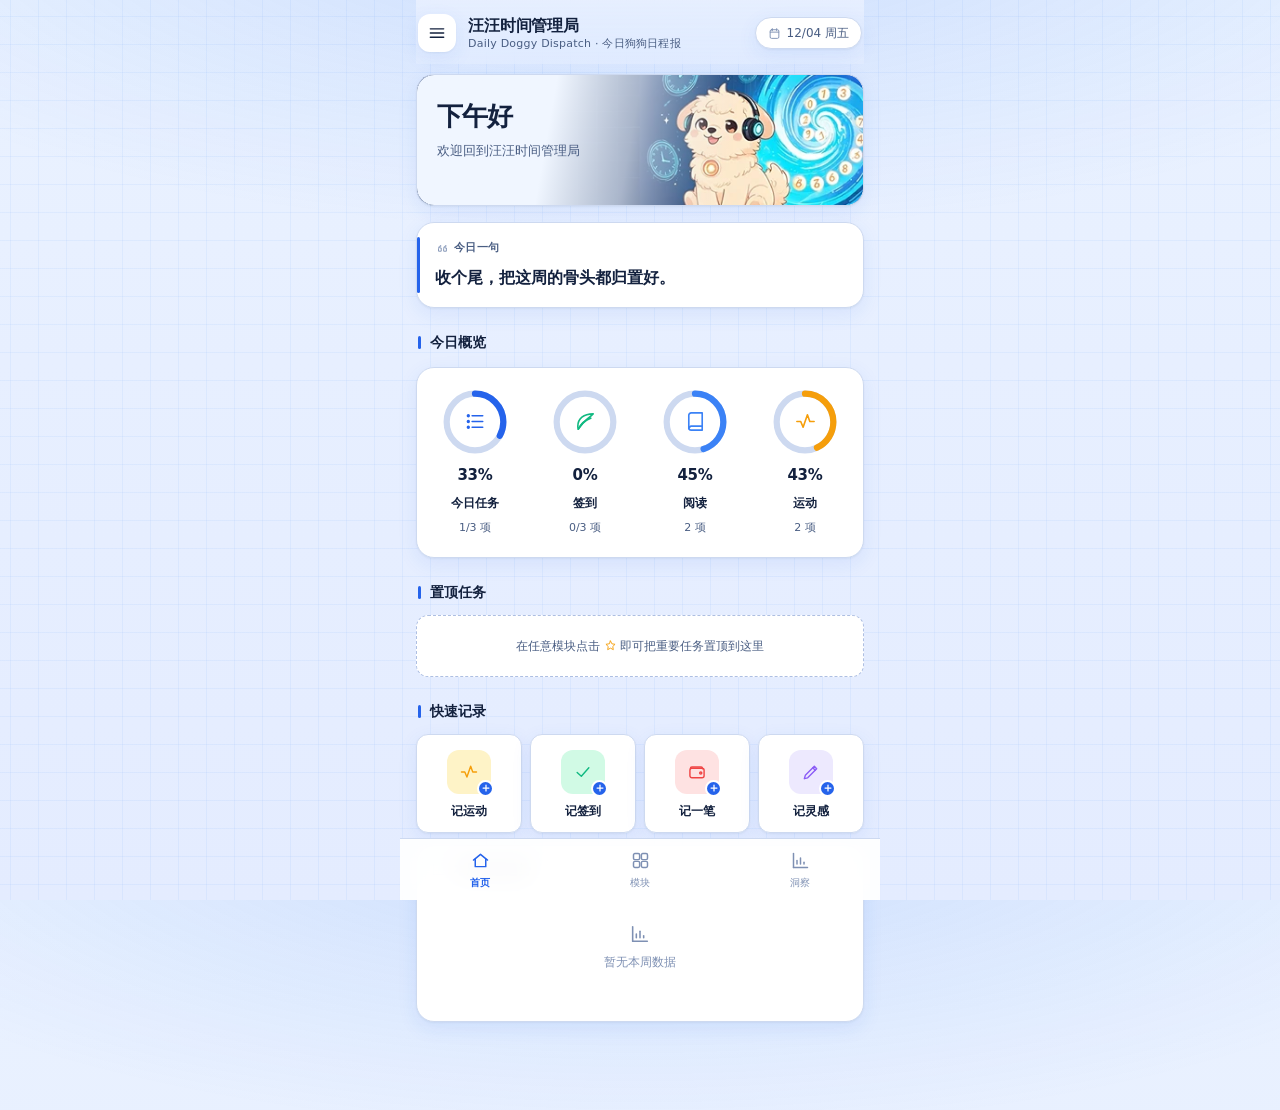
<file: workbench-mobile.html>
<!-- Generated by Trae Work -->
<!DOCTYPE html>
<html lang="zh">
<head>
<meta charset="UTF-8" />
<meta name="viewport" content="width=device-width, initial-scale=1.0, viewport-fit=cover" />
<title>汪汪时间管理局</title>
<style>
  /* ============================================================
     THEME TOKENS — 一处改色，整站换肤（简约·墨色中性默认）
     ============================================================ */
  :root {
    /* ---- 页面与表面（蓝色科技感底） ---- */
    --page-bg: #e7efff;              /* 页面底色（浅蓝科技底） */
    --surface-card: #ffffff;         /* 卡片/面板/输入框/按钮的主背景 */
    --surface-nested: #f0f6ff;       /* 嵌套区域：图标瓦底、ghost 按钮、hero 底、日历格底 */

    /* ---- 边框 ---- */
    --border: #cdd9f0;               /* 常规边框：卡片、分隔线 */
    --border-input: #aebfe2;         /* 强边框：输入框、按钮、chip、勾选框、grab */

    /* ---- 文本层级 ---- */
    --text: #13213e;                 /* 主文本：深海军蓝 */
    --text-secondary: #4a5e83;       /* 次文本：标签、副标题、描述、字段 label */
    --text-tertiary: #7e90b3;        /* 弱文本：图标色、导航字、占位、星期行、空态 */

    /* ---- 主色（按钮/选中/强调）—— 科技蓝 ---- */
    --accent: #2563eb;               /* 主色：按钮、选中态、section 竖条、focus 边框 */
    --accent-muted: #dbeafe;         /* 主色浅底：focus ring 光晕、step 按钮 active 底 */
    --on-accent: #ffffff;            /* 主色上的前景文字 */

    /* ---- 模块色（5 色轮转，活泼有活力） ---- */
    --module-1: #10b981;             /* 翠绿 — 打卡/完成/收入 */
    --module-2: #3b82f6;             /* 亮蓝 — 阅读/focus/趋势线 */
    --module-3: #f59e0b;             /* 琥珀 — 运动/连续天数/星标 */
    --module-4: #ef4444;             /* 珊瑚红 — 记账/占比图 */
    --module-5: #8b5cf6;             /* 紫罗兰 — 笔记/日记 */

    /* ---- 危险色 ---- */
    --danger: #ef4444;               /* 删除/危险操作 */
    --danger-muted: #fee2e2;         /* 危险浅底：删除 hover、P0 标签 */

    /* ---- 抽屉（深海蓝科技面板） ---- */
    --drawer-bg: #0f1b35;            /* 抽屉底色 */
    --drawer-bg-top: #1e3a5f;        /* 抽屉渐变上色 */
    --drawer-text: #e0ecff;          /* 抽屉前景文字 */
    --drawer-text-mute: rgba(224,236,255,.55);  /* 抽屉次要文字/图标 */
    --drawer-hover: rgba(224,236,255,.1);       /* 抽屉悬停底 */
    --drawer-active: rgba(59,130,246,.22);      /* 抽屉选中底 */

    /* ---- 背景图 ---- */
    --greet-image: url("workbench-assets/greet-banner.jpg");  /* 首页 hero 背景图 */
    --page-texture: none;                            /* 页面纹理叠加（none 或 url(...)），不影响内容层 */

    /* ---- 圆角 ---- */
    --radius-control: 8px;           /* 勾选框、步进按钮、日历格 */
    --radius-tile: 12px;             /* 图标瓦、输入框、按钮、chip、cal-nav */
    --radius-card: 18px;             /* 卡片、面板、hero、空态图标 */
    --radius-sheet: 24px;            /* 底部弹窗顶部圆角 */

    /* ---- 阴影 ---- */
    --shadow-card: 0 1px 2px rgba(19,33,62,.05), 0 6px 20px rgba(37,99,235,.09);   /* 卡片/面板 */
    --shadow-overlay: 0 12px 32px rgba(19,33,62,.18);                             /* 弹窗/toast/悬浮按钮 */

    /* ---- 字体与布局 ---- */
    --font: -apple-system, "PingFang SC", "Microsoft YaHei", system-ui, sans-serif;
    --nav-h: 62px;                   /* 底部导航栏高度 */
  }
  * { box-sizing: border-box; margin: 0; padding: 0; -webkit-tap-highlight-color: transparent; }
  :focus-visible { outline: 2px solid var(--module-2); outline-offset: 2px; border-radius: 4px; }
  button { -webkit-focus-ring-color: var(--module-2); }
  html, body { height: 100%; }
  body {
    background:
      radial-gradient(120% 60% at 50% -10%, rgba(59,130,246,.18), transparent 60%),
      linear-gradient(180deg, #eaf2ff 0%, var(--page-bg) 40%, #e4ecff 100%),
      var(--page-bg);
    color: var(--text); font-family: var(--font); font-size: 15px; line-height: 1.5;
    -webkit-font-smoothing: antialiased;
    max-width: 480px; margin: 0 auto; position: relative;
    min-height: 100vh; overflow-x: hidden;
  }
  body::before { content:""; position:fixed; inset:0; z-index:-1; pointer-events:none;
    background-image:
      linear-gradient(rgba(59,130,246,.07) 1px, transparent 1px),
      linear-gradient(90deg, rgba(59,130,246,.07) 1px, transparent 1px),
      var(--page-texture);
    background-size: 28px 28px, 28px 28px, cover;
    background-position: center, center, center;
    opacity: .9; }
  .app { padding: 0 16px calc(var(--nav-h) + 26px); }
  svg { display: block; }

  /* ---------- top bar ---------- */
  .topbar { position: sticky; top: 0; z-index: 20; display: flex; align-items: center; gap: 12px;
    padding: 14px 2px 12px; backdrop-filter: blur(10px);
    background: linear-gradient(180deg, color-mix(in srgb, var(--page-bg) 94%, transparent), color-mix(in srgb, var(--page-bg) 50%, transparent)); }
  .topbar .menu-btn { width: 38px; height: 38px; border: none; border-radius: var(--radius-tile); background: var(--surface-card);
    box-shadow: var(--shadow-card); display: grid; place-items: center; cursor: pointer; color: var(--text); }
  .topbar .title { font-size: 16px; font-weight: 700; letter-spacing: -.01em; flex: 1; line-height: 1.2; }
  .topbar .title small { display:block; font-size: 11px; font-weight: 500; color: var(--text-secondary); letter-spacing:.02em; margin-top: 2px; }
  .date-chip { display: inline-flex; align-items: center; gap: 6px; font-size: 12px; color: var(--text-secondary);
    background: var(--surface-card); border: 1px solid var(--border); border-radius: 999px; padding: 6px 12px; box-shadow: var(--shadow-card); }
  .date-chip svg { color: var(--text-tertiary); }

  /* ---------- generic card / section ---------- */
  .card { background: var(--surface-card); border: 1px solid var(--border); border-radius: var(--radius-card); box-shadow: var(--shadow-card); }
  .sec-title { display:flex; align-items:center; gap:9px; font-size: 14px; font-weight: 700; margin: 24px 2px 12px; letter-spacing: -.01em; }
  .sec-title::before { content:""; width: 3px; height: 13px; border-radius: 2px; background: var(--accent); }
  .sec-title .more { margin-left:auto; font-size: 12px; color: var(--text-secondary); font-weight: 500; cursor: pointer; display:inline-flex; align-items:center; gap:2px; }
  .sec-title .more svg { color: var(--text-tertiary); }

  /* ---------- greeting ---------- */
  .greet { position: relative; overflow: hidden; margin-top: 10px; padding: 22px 20px 24px; border-radius: var(--radius-card);
    border: 1px solid var(--border); box-shadow: var(--shadow-card); min-height: 132px;
    background: var(--surface-nested) var(--greet-image) right center / cover no-repeat; }
  .greet::before { content:""; position:absolute; inset:0; pointer-events:none;
    background: linear-gradient(100deg, var(--surface-nested) 30%, color-mix(in srgb, var(--surface-nested) 70%, transparent) 48%, transparent 70%); }
  .greet > * { position: relative; z-index: 1; }
  .greet h1 { font-size: 26px; font-weight: 800; letter-spacing: -.03em; }
  .greet p { color: var(--text-secondary); font-size: 13px; margin-top: 5px; }
  .greet .add { position: absolute; top: 16px; right: 16px; z-index: 2; border:none; cursor:pointer;
    display:inline-flex; align-items:center; gap:6px; background: var(--accent); color:var(--on-accent);
    font-size: 13px; font-weight: 700; padding: 9px 15px 9px 12px; border-radius: 999px; box-shadow: var(--shadow-overlay);
    transition: transform .12s, filter .15s; }
  .greet .add:active { transform: scale(.95); filter: brightness(1.15); }
  .greet .add svg { margin-top: -1px; }

  /* ---------- quote card ---------- */
  .quote { margin-top: 16px; padding: 16px 18px; border-radius: var(--radius-card);
    background: var(--surface-card); border: 1px solid var(--border); box-shadow: var(--shadow-card); position: relative; }
  .quote::before { content:""; position:absolute; left:0; top:14px; bottom:14px; width:3px; border-radius:2px; background: var(--accent); }
  .quote .tag { display:inline-flex; align-items:center; gap:6px; font-size: 11px; font-weight: 700; color: var(--text-secondary);
    letter-spacing: .04em; margin-bottom: 9px; }
  .quote .tag svg { color: var(--text-tertiary); }
  .quote .txt { font-size: 16px; font-weight: 600; line-height: 1.55; color: var(--text); }

  /* ---------- overview rings ---------- */
  .rings { display: grid; grid-template-columns: repeat(4, 1fr); gap: 6px; padding: 20px 6px; margin-top: 14px; }
  .ring { display:flex; flex-direction:column; align-items:center; gap: 8px; }
  .ring .dial { position: relative; width: 68px; height: 68px; }
  .ring .dial svg.gauge { transform: rotate(-90deg); width: 68px; height: 68px; }
  .ring .dial .mid { position:absolute; inset:0; display:grid; place-items:center; }
  .ring .pct { font-size: 15px; font-weight: 700; letter-spacing: -.02em; }
  .ring .lbl { font-size: 12px; color: var(--text); font-weight: 600; }
  .ring .sub { font-size: 11px; color: var(--text-secondary); }

  /* ---------- trend + quick record ---------- */
  .panel { background: var(--surface-card); border: 1px solid var(--border); border-radius: var(--radius-card); box-shadow: var(--shadow-card); padding: 14px; }
  .panel.trend-panel { margin-top: 12px; }
  .panel .ph { display:flex; align-items:center; gap:7px; font-size:13px; font-weight:700; }
  .panel .ph svg { color: var(--text-tertiary); }
  .panel .ph .avg { margin-left:auto; font-size:11px; color:var(--text-secondary); font-weight:500; }
  .trend-svg { width:100%; height: auto; margin-top: 12px; display:block; }
  .trend-x { display:flex; justify-content:space-between; font-size:10px; color:var(--text-secondary); margin-top:4px; padding: 0 6px; }
  .trend-empty { display:flex; flex-direction:column; align-items:center; justify-content:center; gap:8px; height: 120px;
    color: var(--text-tertiary); font-size: 12px; margin-top: 8px; }
  .quick-grid { display:grid; grid-template-columns: repeat(4, 1fr); gap: 8px; }
  .qbtn { display:flex; flex-direction:column; align-items:center; gap:9px; padding: 15px 6px 12px; border:none; cursor:pointer;
    border-radius: var(--radius-tile); background: var(--surface-card); border:1px solid var(--border); box-shadow: var(--shadow-card);
    text-align:center; transition: transform .12s, border-color .15s, box-shadow .15s; }
  .qbtn:active { transform: scale(.95); border-color: var(--border-input); box-shadow: var(--shadow-overlay); }
  .qbtn .e { position: relative; width: 44px; height: 44px; border-radius: var(--radius-tile); display:grid; place-items:center; }
  .qbtn .e .qplus { position:absolute; right:-3px; bottom:-3px; width:17px; height:17px; border-radius:50%;
    background: var(--accent); color:var(--on-accent); display:grid; place-items:center; border: 2px solid var(--surface-card); }
  .qbtn .l { font-size: 12px; font-weight: 600; color: var(--text); }

  /* ---------- pinned tasks ---------- */
  .pin-list { display:flex; flex-direction:column; gap: 8px; }
  .pin { display:flex; align-items:center; gap: 11px; padding: 12px 14px; border-radius: var(--radius-tile);
    background: var(--surface-card); border: 1px solid var(--border); box-shadow: var(--shadow-card); }
  .pin-ic { width: 32px; height: 32px; border-radius: var(--radius-tile); display:grid; place-items:center; flex:0 0 auto;
    background: var(--surface-nested); border: 1px solid var(--border); }
  .pin-b { flex:1; min-width:0; cursor:pointer; }
  .pin-t { font-size: 14px; font-weight: 600; overflow:hidden; text-overflow:ellipsis; white-space:nowrap; }
  .pin-t.done { text-decoration: line-through; color: var(--text-secondary); }
  .pin-m { font-size: 11px; color: var(--text-secondary); margin-top: 2px; }
  .pin .arw { color: var(--text-tertiary); flex:0 0 auto; }
  .pin-chk { flex:0 0 auto; width: 24px; height: 24px; border-radius: var(--radius-control); border: 1.6px solid var(--border-input);
    display:grid; place-items:center; cursor:pointer; background:var(--surface-card); color:#fff; transition: all .15s; }
  .pin-chk.on { background: var(--module-1); border-color: var(--module-1); }
  .pin-chk svg { opacity: 0; }
  .pin-chk.on svg { opacity: 1; }
  .pin-step { flex:0 0 auto; display:flex; gap: 6px; }
  .pin-step button { width: 28px; height: 28px; border-radius: var(--radius-control); border: 1px solid var(--border-input);
    background: var(--surface-nested); color: var(--text); font-size: 17px; line-height: 1; cursor:pointer;
    display:grid; place-items:center; transition: all .15s; }
  .pin-step button:active { background: var(--accent-muted); border-color: var(--accent); }
  .pin-empty { padding: 20px 16px; text-align:center; color: var(--text-secondary); font-size: 12px; line-height: 1.7;
    background: var(--surface-card); border: 1px dashed var(--border-input); border-radius: var(--radius-tile); }
  .pin-empty .mini-star { display:inline-flex; vertical-align:-2px; color: var(--module-3); }

  /* ---------- record list (inside a module) ---------- */
  .rec { position: relative; background: var(--surface-card); border: 1px solid var(--border); border-radius: var(--radius-tile);
    box-shadow: var(--shadow-card); padding: 13px 14px; margin-bottom: 9px; transition: border-color .15s; }
  .rec:active { border-color: var(--border-input); }
  .rec .top { display:flex; align-items:flex-start; gap: 11px; }
  .rec .chk { flex:0 0 auto; width: 22px; height: 22px; border-radius: var(--radius-control); border: 1.6px solid var(--border-input);
    display:grid; place-items:center; cursor:pointer; background:var(--surface-card); color:#fff; transition: all .15s; margin-top: 1px; }
  .rec .chk.on { background: var(--module-1); border-color: var(--module-1); }
  .rec .chk svg { opacity: 0; }
  .rec .chk.on svg { opacity: 1; }
  .rec .body { flex:1; min-width:0; padding-right: 52px; }
  .rec .rname { font-weight: 600; font-size: 14.5px; letter-spacing: -.01em; }
  .rec .rname.done { text-decoration: line-through; color: var(--text-secondary); }
  .rec .rmeta { display:flex; flex-wrap:wrap; gap: 7px; margin-top: 7px; align-items:center; }
  .rec .rnote { color: var(--text-secondary); font-size: 12.5px; margin-top: 7px; white-space: pre-wrap; line-height: 1.55; }
  .badge { display:inline-flex; align-items:center; gap:5px; padding: 2px 9px; border-radius: 999px; font-size: 11px; font-weight: 600; }
  .badge .dot { width:6px;height:6px;border-radius:50%;background:currentColor; }
  .rec .acts { position:absolute; top: 8px; right: 8px; display:flex; gap: 2px; }
  .rec .acts button { border:none; background:transparent; color: var(--text-tertiary); cursor:pointer;
    width: 30px; height: 30px; border-radius: var(--radius-control); display:grid; place-items:center; transition: all .15s; }
  .rec .pin-btn:hover { background: var(--surface-nested); color: var(--module-3); }
  .rec .pin-btn.on { color: var(--module-3); }
  .rec .pin-btn.on svg { fill: var(--module-3); }
  .rec .del:hover { background: var(--danger-muted); color: var(--danger); }
  .rec .pbar { height: 5px; border-radius:999px; background: var(--border); overflow:hidden; margin-top: 10px; }
  .rec .pbar i { display:block; height:100%; border-radius:999px; }
  .rec .amt { font-size: 16px; font-weight: 700; letter-spacing:-.02em; margin-right: 56px; white-space:nowrap; }
  .rec .amt.exp { color: var(--danger); }
  .rec .amt.inc { color: var(--module-1); }
  .rec .streak { font-size:12px; color: var(--module-3); font-weight:700; display:inline-flex; align-items:center; gap:4px; }

  .empty { text-align:center; color: var(--text-secondary); padding: 48px 20px; }
  .empty .e { display:inline-grid; place-items:center; width: 58px; height:58px; border-radius: var(--radius-card); background: var(--surface-card); border:1px solid var(--border); color: var(--text-tertiary); margin-bottom: 14px; }

  /* module header (finance summary) */
  .mod-summary { display:grid; grid-template-columns: repeat(3,1fr); gap: 10px; margin-bottom: 14px; }
  .mini { background: var(--surface-card); border: 1px solid var(--border); border-radius: var(--radius-tile); box-shadow: var(--shadow-card); padding: 12px; }
  .mini .l { font-size: 11px; color: var(--text-secondary); }
  .mini .v { font-size: 18px; font-weight: 800; margin-top: 3px; letter-spacing: -.02em; }

  /* module hero header (per-type summary) — compact strip */
  .hero { display:flex; align-items:center; gap: 12px; padding: 12px 14px; border-radius: var(--radius-tile);
    background: var(--surface-card); border: 1px solid var(--border); box-shadow: var(--shadow-card); position:relative; overflow:hidden; }
  .hero.has-cover { padding: 0; min-height: 88px; }
  .hero.has-cover .hero-bg { position:absolute; inset:0; background-size:cover; background-position:center; }
  .hero.has-cover .hero-bg::after { content:""; position:absolute; inset:0; background: linear-gradient(90deg, var(--surface-card) 28%, color-mix(in srgb, var(--surface-card) 60%, transparent) 55%, transparent 80%); }
  .hero.has-cover > .hero-inner { position:relative; z-index:1; padding: 12px 14px; display:flex; align-items:center; gap:12px; }
  .hero-ic { width: 36px; height: 36px; border-radius: var(--radius-tile); display:grid; place-items:center; flex:0 0 auto; }
  .hero-tx { min-width:0; display:flex; align-items:baseline; gap: 7px; flex-wrap:wrap; }
  .hero-v { font-size: 18px; font-weight: 700; letter-spacing: -.02em; line-height: 1; }
  .hero-l { font-size: 12px; color: var(--text-secondary); }
  .hero-bar { height: 5px; border-radius: 999px; background: var(--border); overflow:hidden; margin-top: 10px; }
  .hero-bar i { display:block; height:100%; border-radius:999px; }

  /* record thumbnail */
  .rec .thumb { width:48px; height:48px; border-radius:var(--radius-tile); object-fit:cover; flex:0 0 auto; margin-right:2px; }
  .rec .meta-line { display:flex; align-items:center; gap:6px; flex-wrap:wrap; margin-top:4px; }
  .rec .meta-tag { font-size:12px; font-weight:600; color:var(--text-secondary); }
  .rec .meta-tag::before { content:"·"; margin-right:6px; color:var(--text-tertiary); }
  .rec .meta-tag:first-child::before { display:none; }

  /* ---- layout variants (open-ended: add .rec-layout-xxx in <style> to extend) ---- */
  /* feature: 大图在上 + 标题覆盖 + 正文在下 */
  .rec.rec-layout-feature { flex-direction:column; padding:0; overflow:hidden; }
  .rec.rec-layout-feature .thumb { width:100%; height:140px; border-radius:0; margin:0; }
  .rec.rec-layout-feature .feat-title { padding:10px 12px 4px; font-size:15px; font-weight:700; color:var(--text); }
  .rec.rec-layout-feature .feat-body { padding:0 12px 12px; font-size:13px; color:var(--text-secondary); }
  /* quote: 大字居中 + 留白 */
  .rec.rec-layout-quote { flex-direction:column; align-items:center; text-align:center; padding:20px 16px; }
  .rec.rec-layout-quote .quote-text { font-size:16px; font-weight:600; line-height:1.6; color:var(--text); }
  .rec.rec-layout-quote .quote-meta { margin-top:8px; font-size:12px; color:var(--text-tertiary); }

  /* ---------- bottom nav ---------- */
  .nav { position: fixed; left: 50%; transform: translateX(-50%); bottom: 0; width: 100%; max-width: 480px; height: var(--nav-h);
    background: rgba(255,255,255,.92); backdrop-filter: blur(14px); border-top: 1px solid var(--border);
    display: grid; grid-template-columns: repeat(3,1fr); align-items: center; z-index: 30; padding-bottom: env(safe-area-inset-bottom); }
  .nav .n { display:flex; flex-direction:column; align-items:center; gap: 4px; cursor:pointer; color: var(--text-tertiary); font-size: 10px; font-weight: 500; }
  .nav .n.active { color: var(--accent); font-weight: 700; }

  /* ---------- drawer ---------- */
  .scrim { position: fixed; inset: 0; background: color-mix(in srgb, var(--text) 42%, transparent); backdrop-filter: blur(2px); z-index: 40; opacity:0; pointer-events:none; transition: opacity .22s; }
  .scrim.show { opacity:1; pointer-events:auto; }
  .drawer { position: fixed; top:0; bottom:0; left:0; width: 296px; max-width: 82vw; z-index: 50; transform: translateX(-104%);
    transition: transform .26s cubic-bezier(.2,.8,.25,1); overflow-y:auto;
    background: linear-gradient(180deg, var(--drawer-bg-top), var(--drawer-bg)); color:var(--drawer-text); }
  .drawer.show { transform: translateX(0); }
  .drawer .dh { padding: 26px 22px 18px; display:flex; align-items:center; gap: 12px; position: relative; }
  .drawer .dh .brand { position: relative; width: 44px; height: 44px; border-radius: var(--radius-tile); overflow: hidden; flex: 0 0 auto;
    background: var(--drawer-hover); box-shadow: 0 0 0 1px var(--drawer-active); cursor: pointer; }
  .drawer .dh .brand img { width: 100%; height: 100%; object-fit: cover; display: block; }
  .drawer .dh .brand .brand-cam { position:absolute; inset:0; display:grid; place-items:center; opacity:0;
    background: color-mix(in srgb, var(--text) 50%, transparent); color:var(--drawer-text); transition: opacity .15s; }
  .drawer .dh .brand:active .brand-cam { opacity:1; }
  .drawer .dh h2 { font-size: 17px; font-weight: 800; }
  .drawer .dh p { font-size: 11px; opacity: .55; margin-top: 3px; letter-spacing: .05em; }
  .drawer .dclose { position:absolute; top:18px; right:16px; width:32px;height:32px;border-radius:var(--radius-tile); border:none; cursor:pointer;
    background: var(--drawer-hover); color:var(--drawer-text); display:grid; place-items:center; }
  .drawer .dsep { height:1px; background: var(--drawer-active); margin: 6px 22px 8px; }
  .drawer .ditem { display:flex; align-items:center; gap: 13px; padding: 12px 22px; cursor:pointer; font-size: 15px; font-weight: 500; color: color-mix(in srgb, var(--drawer-text) 82%, transparent); }
  .drawer .ditem svg { color: var(--drawer-text-mute); }
  .drawer .ditem.active { background: var(--drawer-active); color:var(--drawer-text); font-weight: 700; }
  .drawer .ditem.active svg { color:var(--drawer-text); }
  .drawer .dfoot { font-size: 11px; opacity:.45; padding: 20px 22px 28px; }

  /* ---------- modal ---------- */
  .overlay { position: fixed; inset: 0; background: color-mix(in srgb, var(--text) 44%, transparent); backdrop-filter: blur(3px); z-index: 60;
    display:flex; align-items:flex-end; justify-content:center; animation: fade .16s ease; }
  @keyframes fade { from { opacity:0; } }
  .modal { background: var(--surface-card); border-radius: var(--radius-sheet) var(--radius-sheet) 0 0; padding: 22px 20px calc(22px + env(safe-area-inset-bottom));
    width: 100%; max-width: 480px; box-shadow: 0 -20px 50px color-mix(in srgb, var(--text) 24%, transparent); animation: up .24s cubic-bezier(.2,.8,.25,1); max-height: 88vh; overflow-y:auto; }
  @keyframes up { from { transform: translateY(30px); opacity:0; } }
  .modal .grab { width: 40px; height: 4px; border-radius:999px; background: var(--border-input); margin: 0 auto 16px; }
  .modal h2 { font-size: 18px; font-weight: 800; letter-spacing:-.01em; }
  .modal .sub { color: var(--text-secondary); font-size: 13px; margin: 4px 0 16px; }
  .field { margin-bottom: 13px; }
  .field label { display:block; color: var(--text-secondary); font-size: 12px; margin-bottom: 6px; }
  input, select, textarea { font-family: var(--font); font-size: 15px; border: 1px solid var(--border-input); border-radius: var(--radius-tile);
    padding: 11px 12px; background: var(--surface-card); color: var(--text); outline:none; width: 100%; transition: border-color .15s, box-shadow .15s; }
  textarea { resize: vertical; min-height: 74px; }
  input:focus, select:focus, textarea:focus { border-color: var(--accent); box-shadow: 0 0 0 3px var(--accent-muted); }
  .frow { display:flex; gap: 10px; }
  .frow .field { flex:1; }
  .seg { display:flex; gap: 8px; }
  .seg .opt { flex:1; text-align:center; padding: 10px; border-radius: var(--radius-tile); border: 1px solid var(--border-input);
    cursor:pointer; font-size: 13px; font-weight: 600; color: var(--text-secondary); }
  .seg .opt.on { background: var(--accent); border-color: var(--accent); color: var(--on-accent); }
  .modal-actions { display:flex; align-items:center; gap: 10px; margin-top: 18px; }
  .btn { flex:1; background: var(--accent); color:var(--on-accent); border:none; border-radius: var(--radius-tile); padding: 13px; font-size: 15px; font-weight: 700; cursor:pointer; }
  .btn.ghost { flex: 0 0 auto; background: var(--surface-nested); color: var(--text-secondary); border: 1px solid var(--border-input); padding: 13px 20px; }
  .btn.danger { background: var(--danger); }
  .link-danger { color: var(--danger); background:none; border:none; font-size: 14px; font-weight: 600; cursor:pointer; }

  /* ---------- insight charts ---------- */
  .bar-list { display:flex; flex-direction:column; gap:11px; margin-top:14px; }
  .bar-row { display:flex; align-items:center; gap:10px; }
  .bar-ic { width:30px; height:30px; border-radius:var(--radius-tile); display:grid; place-items:center; flex:0 0 auto;
    background:var(--surface-nested); border:1px solid var(--border); }
  .bar-name { font-size:13px; font-weight:600; width:64px; flex:0 0 auto; color:var(--text); }
  .bar-row .pbar { flex:1; margin:0; height:7px; }
  .bar-pct { font-size:12px; font-weight:600; color:var(--text-secondary); width:54px; text-align:right; flex:0 0 auto; }

  .donut-wrap { display:flex; gap:18px; align-items:center; margin-top:14px; }
  .donut { position:relative; width:104px; height:104px; flex:0 0 auto; }
  .donut svg { transform:rotate(-90deg); width:104px; height:104px; }
  .donut-mid { position:absolute; inset:0; display:grid; place-items:center; font-size:13px; font-weight:800; color:var(--text); text-align:center; line-height:1.2; }
  .donut-legend { flex:1; display:flex; flex-direction:column; gap:8px; min-width:0; }
  .legend-item { display:flex; align-items:center; gap:8px; font-size:12.5px; }
  .legend-dot { width:9px; height:9px; border-radius:50%; flex:0 0 auto; }
  .legend-name { color:var(--text); font-weight:600; flex:1; min-width:0; overflow:hidden; text-overflow:ellipsis; white-space:nowrap; }
  .legend-amt { color:var(--text); font-weight:700; font-variant-numeric:tabular-nums; }
  .legend-pct { color:var(--text-secondary); width:38px; text-align:right; font-variant-numeric:tabular-nums; }
  .donut-empty { width:68px; height:68px; display:flex; flex-direction:column; align-items:center; justify-content:center; gap:5px; color:var(--text-tertiary); font-size:10px; }

  /* ---------- calendar grid ---------- */
  .cal-panel { margin-top:12px; }
  .cal-hd { display:flex; align-items:center; gap:10px; }
  .cal-nav { width:30px; height:30px; border-radius:var(--radius-tile); border:1px solid var(--border-input); background:var(--surface-nested);
    color:var(--text); cursor:pointer; display:grid; place-items:center; transition: all .15s; }
  .cal-nav:active { background:var(--accent-muted); border-color:var(--accent); }
  .cal-nav[data-cal="prev"] svg { transform: scaleX(-1); }
  .cal-title { flex:1; text-align:center; font-size:14px; font-weight:700; color:var(--text); }
  .cal-chips { display:flex; gap:6px; overflow-x:auto; margin:12px 0 10px; padding-bottom:2px; scrollbar-width:none; }
  .cal-chips::-webkit-scrollbar { display:none; }
  .cal-chip { flex:0 0 auto; font-size:12px; font-weight:600; padding:6px 12px; border-radius:999px;
    border:1px solid var(--border-input); background:var(--surface-card); color:var(--text-secondary); cursor:pointer; white-space:nowrap; transition: all .15s;
    font-family:var(--font); }
  .cal-chip.on { background:var(--accent); border-color:var(--accent); color:var(--on-accent); }
  .cal-dow { display:grid; grid-template-columns:repeat(7,1fr); text-align:center; font-size:12px; color:var(--text-tertiary); font-weight:600; margin-bottom:6px; }
  .cal-grid { display:grid; grid-template-columns:repeat(7,1fr); gap:5px; }
  .cal-cell { aspect-ratio:1; border-radius:var(--radius-control); display:grid; place-items:center; font-size:12px; font-weight:600;
    color:var(--text-secondary); background:var(--surface-nested); border:1px solid var(--border); cursor:pointer; transition: all .15s;
    font-family:var(--font); }
  .cal-cell.blank { background:transparent; border:none; cursor:default; }
  .cal-cell.on { color:#fff; }
  .cal-cell.today { box-shadow: inset 0 0 0 2px var(--accent); }
  .cal-cell:active { transform: scale(.92); }
  .cal-toast { position:fixed; left:50%; bottom:calc(var(--nav-h) + 16px); transform:translateX(-50%) translateY(16px);
    background:var(--text); color:var(--surface-card); font-size:13px; font-weight:600; padding:11px 16px; border-radius:999px;
    box-shadow:var(--shadow-overlay); z-index:70; opacity:0; pointer-events:none; transition:opacity .2s, transform .2s; display:flex; align-items:center; gap:10px; }
  .cal-toast.show { opacity:1; transform:translateX(-50%) translateY(0); pointer-events:auto; }
  .cal-toast button { background:var(--module-2); color:#fff; border:none; border-radius:999px; padding:5px 12px; font-size:12px; font-weight:700; cursor:pointer; font-family:var(--font); }
  .cal-foot { margin-top:12px; font-size:12px; color:var(--text-secondary); display:flex; align-items:center; gap:6px; }
  .cal-foot svg { color:var(--module-3); }

  .hidden { display: none !important; }
</style>
</head>
<body>
<div class="app">
  <div class="topbar">
    <button class="menu-btn" id="btn-menu"></button>
    <div class="title" id="topTitle">我的工作台<small id="topSub">Personal Workbench</small></div>
    <span class="date-chip" id="dateChip"></span>
  </div>
  <div id="screen"></div>
</div>

<!-- bottom nav -->
<div class="nav" id="nav">
  <div class="n active" data-nav="home"></div>
  <div class="n" data-nav="drawer"></div>
  <div class="n" data-nav="insight"></div>
</div>

<!-- drawer -->
<div class="scrim" id="scrim"></div>
<aside class="drawer" id="drawer">
  <div class="dh">
    <button class="dclose" id="drawerClose"></button>
    <div class="brand" id="drawerBrand" title="点击更换头像"><img src="workbench-assets/avatar.jpg" alt="头像" id="brandImg"/><span class="brand-cam" id="brandCam"></span></div>
    <input type="file" id="avatarInput" accept="image/*" hidden/>
    <div><h2 id="drawerName">我的工作台</h2><p id="drawerSlogan">Personal Workbench</p></div>
  </div>
  <div class="dsep"></div>
  <div id="drawerList"></div>
  <div class="dsep"></div>
  <div class="dfoot" id="drawerFoot">汪汪时间管理局 · 数据仅存本机 · 每日更新</div>
</aside>

<script>
/* ============================================================
   CONFIG — 唯一需要定制的地方。
   modules 里每个模块 = 一个功能页；type 决定它长什么样、记什么字段。
   支持的 type：
     todo     今日计划/待办（勾选 + 优先级）
     checkin  习惯打卡（连续天数，每天清零）
     progress 长期计划（进度条：当前/目标）
     finance  记账（收入/支出 + 分类 + 金额）
     note     内容记录/日记（标题 + 正文 + 心情标签）
   图标用 icon 字段（取自下方 ICONS 图标库，全部为单色线性图标）。
   ============================================================ */
const CONFIG = {
  storageKey: "workbench-doggy-v1",   // 换 key 可强制重置
  owner: "汪汪时间管理局",              // 抽屉顶部标题
  slogan: "Daily Doggy Dispatch · 今日狗狗日程报",
  brand: "🐕",                         // 抽屉左上角字符标（品牌缩写）

  // 每日一句（一周七天各一句，按星期轮换：周一→周日）
  quotes: [
    "新的一周，汪汪队长已就位，出发！",           // 周一
    "时间像骨头，啃一口少一口，珍惜每一口。",     // 周二
    "把大目标拆成小骨头，今天啃一块就好。",       // 周三
    "坚持到一半最难，但摇着尾巴也要继续。",       // 周四
    "收个尾，把这周的骨头都归置好。",             // 周五
    "允许自己打个盹，好好休息也是任务。",         // 周六
    "复盘一下，给下周的时间旅行定个航向。",       // 周日
  ],

  // 今日概览环形（value 为 0-100 的完成度，calc 返回 {value, sub}）
  overview: [
    { key: "todo",  label: "今日任务", icon: "list", color: "var(--accent)",
      calc: d => { const it=d.todo||[]; const done=it.filter(x=>x.done).length; return { value: it.length?Math.round(done/it.length*100):0, sub: `${done}/${it.length} 项` }; } },
    { key: "checkin", label: "签到", icon: "leaf", color: "var(--module-1)",
      calc: d => { const it=d.checkin||[]; const t=today(); const done=it.filter(x=>x.log&&x.log[t]).length; return { value: it.length?Math.round(done/it.length*100):0, sub: `${done}/${it.length} 项` }; } },
    { key: "read", label: "阅读", icon: "book", color: "var(--module-2)",
      calc: d => avgProgress(d.read) },
    { key: "sport", label: "运动", icon: "activity", color: "var(--module-3)",
      calc: d => avgProgress(d.sport) },
  ],

  // 本周状态趋势（真实数据：读取用户填写的 __trend，7 个数字；没有就留空）
  trend: {
    title: "本周状态趋势", unit: "分",
    series: d => (Array.isArray(d.__trend) && d.__trend.length===7) ? d.__trend : [],
  },

  // 快速记录按钮（点了直接给对应模块新建）
  quickAdd: [
    { label: "记运动", icon: "activity", module: "sport",   tint: "#fef3c7", color: "var(--module-3)" },
    { label: "记签到", icon: "check",    module: "checkin", tint: "#d1fae5", color: "var(--module-1)" },
    { label: "记一笔", icon: "wallet",   module: "money",   tint: "#fee2e2", color: "var(--module-4)" },
    { label: "记灵感", icon: "pen",      module: "note",    tint: "#ede9fe", color: "var(--module-5)" },
  ],

  // ============ 模块定义 ============
  modules: [
    {
      key: "todo", name: "今日任务", icon: "list", tint: "#dbeafe", color: "var(--accent)",
      type: "todo", desc: "时间管理局派发的今日作战清单",
      priorities: [
        { key: "P0", label: "紧急", color: "#fee2e2", text: "#ef4444" },
        { key: "P1", label: "重要", color: "#fef3c7", text: "#d97706" },
        { key: "P2", label: "随手", color: "#d1fae5", text: "#059669" },
      ],
      seed: [
        { id: 11, title: "完成核心工作 30min 专注", priority: "P0", done: false, note: "像啃骨头一样，一口一口来" },
        { id: 12, title: "发布 1 条内容 / 笔记", priority: "P1", done: false, note: "" },
        { id: 13, title: "整理今日时间线纪要", priority: "P2", done: true, note: "" },
      ],
    },
    {
      key: "checkin", name: "每日签到", icon: "leaf", tint: "#d1fae5", color: "var(--module-1)",
      type: "checkin", desc: "喝水·早睡·补品等每日打卡",
      seed: [
        { id: 21, title: "喝够 8 杯水", log: {} },
        { id: 22, title: "23:30 前睡觉", log: {} },
        { id: 23, title: "维生素 / 补品", log: {} },
      ],
    },
    {
      key: "read", name: "阅读进度", icon: "book", tint: "#dbeafe", color: "var(--module-2)",
      type: "progress", unit: "页", desc: "知识能量站 · 书籍进度与想法",
      seed: [
        { id: 31, title: "《认知觉醒》", current: 168, target: 300, unit: "页", note: "第 7 章：习惯的复利" },
        { id: 32, title: "《原子习惯》", current: 90, target: 260, unit: "页", note: "" },
      ],
    },
    {
      key: "sport", name: "运动打卡", icon: "activity", tint: "#fef3c7", color: "var(--module-3)",
      type: "progress", unit: "分钟", desc: "活力运动舱 · 跑步·力量·拉伸",
      seed: [
        { id: 41, title: "力量训练", current: 12, target: 20, unit: "分钟", note: "20 分钟核心" },
        { id: 42, title: "跑步", current: 30, target: 40, unit: "分钟", note: "" },
      ],
    },
    {
      key: "money", name: "能量账本", icon: "wallet", tint: "#fee2e2", color: "var(--module-4)",
      type: "finance", desc: "时间管理局的能量收支 · 收入·支出·占比",
      categories: ["餐饮", "交通", "购物", "居家", "娱乐", "工资", "其他"],
      seed: [
        { id: 51, title: "午餐", type: "expense", amount: 32, category: "餐饮", date: isoToday() },
        { id: 52, title: "地铁", type: "expense", amount: 6, category: "交通", date: isoToday() },
        { id: 53, title: "稿费", type: "income", amount: 400, category: "工资", date: isoToday() },
      ],
    },
    {
      key: "note", name: "灵感时光机", icon: "pen", tint: "#ede9fe", color: "var(--module-5)",
      type: "note", desc: "把闪念装进时光胶囊 · 文字·摘录·心情",
      moods: ["开心", "平静", "低落", "焦虑", "疲惫"],
      seed: [
        { id: 61, title: "今天的小确幸", content: "阳台的多肉冒出了新芽，顺手拍了张照片。", mood: "开心", date: isoToday() },
      ],
    },
    {
      key: "hot", name: "时光收藏夹", icon: "flame", tint: "#fee2e2", color: "var(--danger)",
      type: "note", desc: "热点内容·收藏·稍后阅读",
      moods: ["收藏", "稍后读", "已读"],
      seed: [
        { id: 71, title: "AI 提示词技巧合集", content: "整理常用提示词模板，方便复用。", mood: "收藏", date: isoToday() },
      ],
    },
  ],
};

/* ============================================================
   ICONS — 单色线性图标库（stroke 跟随 color）
   ============================================================ */
const ICONS = {
  home:'<path d="M4 11.5 12 5l8 6.5"/><path d="M6 10.5V19h12v-8.5"/>',
  grid:'<rect x="4" y="4" width="7" height="7" rx="1.6"/><rect x="13" y="4" width="7" height="7" rx="1.6"/><rect x="4" y="13" width="7" height="7" rx="1.6"/><rect x="13" y="13" width="7" height="7" rx="1.6"/>',
  chart:'<path d="M4 20V4"/><path d="M4 20h16"/><path d="M8 16v-4"/><path d="M12 16v-7"/><path d="M16 16v-2"/>',
  user:'<circle cx="12" cy="8" r="3.4"/><path d="M5.5 19c.7-3.2 3.2-5 6.5-5s5.8 1.8 6.5 5"/>',
  plus:'<path d="M12 5v14"/><path d="M5 12h14"/>',
  menu:'<path d="M4 7h16"/><path d="M4 12h16"/><path d="M4 17h16"/>',
  calendar:'<rect x="4" y="5" width="16" height="16" rx="2.5"/><path d="M4 9.5h16"/><path d="M8 3v4"/><path d="M16 3v4"/>',
  list:'<path d="M8.5 6h11"/><path d="M8.5 12h11"/><path d="M8.5 18h11"/><circle cx="4.5" cy="6" r=".9"/><circle cx="4.5" cy="12" r=".9"/><circle cx="4.5" cy="18" r=".9"/>',
  leaf:'<path d="M20 4C10 4 4 9 4 17c0 1 .1 2 .5 3 5.5-9 9-9.5 15.5-16z"/><path d="M4.5 20c3-6 7-9.5 13-11.5"/>',
  book:'<path d="M5 5.5A2.5 2.5 0 0 1 7.5 3H19v14H7.5A2.5 2.5 0 0 0 5 19.5z"/><path d="M5 19.5A2.5 2.5 0 0 1 7.5 17H19v4H7.5A2.5 2.5 0 0 1 5 19.5z"/>',
  activity:'<path d="M3 12h4l2.5 6L14 5l2.5 7H21"/>',
  wallet:'<path d="M4 8a2 2 0 0 1 2-2h11a1.5 1.5 0 0 1 1.5 1.5V8"/><rect x="3.5" y="7.5" width="17" height="11.5" rx="2.5"/><circle cx="16.5" cy="13.2" r="1.3"/>',
  pen:'<path d="M4 20l1.2-4L16 5.2l2.8 2.8L8 19z"/><path d="M14.2 7l2.8 2.8"/>',
  camera:'<path d="M4 8.5h3l1.5-2h7L17 8.5h3v10H4z"/><circle cx="12" cy="13" r="3.2"/>',
  flame:'<path d="M12 3c3 3 5 5.5 5 9a5 5 0 0 1-10 0c0-2 1-3.6 2.6-4.6C9 10.4 10.4 6.2 12 3z"/>',
  target:'<circle cx="12" cy="12" r="8"/><circle cx="12" cy="12" r="4"/>',
  star:'<path d="M12 3.6l2.6 5.3 5.8.85-4.2 4.1 1 5.8L12 16.9l-5.2 2.75 1-5.8-4.2-4.1 5.8-.85z"/>',
  bolt:'<path d="M13 3 5 13h5l-1 8 8-11h-5z"/>',
  quote:'<path d="M9.5 7C7.6 7.9 6.5 9.6 6.5 12v5h5v-6H8.5c0-1.7.7-2.7 2.2-3.4zM19 7c-1.9.9-3 2.6-3 5v5h5v-6h-3c0-1.7.7-2.7 2.2-3.4z"/>',
  chevron:'<path d="M9 5l7 7-7 7"/>',
  check:'<path d="M5 12.5 10 17 19 7"/>',
  trash:'<path d="M4 7h16"/><path d="M9 7V4.5h6V7"/><path d="M6 7l1 13h10l1-13"/><path d="M10 11v6M14 11v6"/>',
  close:'<path d="M6 6l12 12M18 6 6 18"/>',
  sun:'<circle cx="12" cy="12" r="4"/><path d="M12 3v2M12 19v2M4.2 4.2l1.4 1.4M18.4 18.4l1.4 1.4M3 12h2M19 12h2M4.2 19.8l1.4-1.4M18.4 5.6l1.4-1.4"/>',
  moon:'<path d="M20 14.5A8 8 0 1 1 9.5 4 6.5 6.5 0 0 0 20 14.5z"/>',
};
function icon(name, size=22, sw=1.7){
  const path = ICONS[name] || ICONS.grid;
  return `<svg viewBox="0 0 24 24" width="${size}" height="${size}" fill="none" stroke="currentColor" stroke-width="${sw}" stroke-linecap="round" stroke-linejoin="round">${path}</svg>`;
}

/* ============================================================
   ENGINE — 一般无需改动
   ============================================================ */
function isoToday(){ return new Date().toISOString().slice(0,10); }
function today(){ return isoToday(); }
function avgProgress(list){
  if(!list||!list.length) return { value: 0, sub: "0" };
  const v = Math.round(list.reduce((s,x)=>s+Math.min(100,(x.current/x.target)*100||0),0)/list.length);
  return { value: v, sub: `${list.length} 项` };
}
const modOf = k => CONFIG.modules.find(m=>m.key===k);
const $ = s => document.querySelector(s);

const store = {
  load(){
    const raw = localStorage.getItem(CONFIG.storageKey);
    if(raw){ try { return JSON.parse(raw); } catch(e){} }
    const d = {};
    CONFIG.modules.forEach(m => d[m.key] = structuredClone(m.seed||[]));
    return d;
  },
  save(){ localStorage.setItem(CONFIG.storageKey, JSON.stringify(data)); },
};
let data = store.load();
let view = "home";            // home | insight | <moduleKey>
function persist(){ store.save(); render(); }

/* ---------- chrome icons ---------- */
$("#btn-menu").innerHTML = icon("menu", 20);
$("#drawerClose").innerHTML = icon("close", 16);
(function(){
  const now = new Date();
  const wd = "日一二三四五六"[now.getDay()];
  $("#dateChip").innerHTML = `${icon("calendar",13)} ${now.getMonth()+1}/${String(now.getDate()).padStart(2,'0')} 周${wd}`;
})();
document.querySelectorAll('#nav .n').forEach(n=>{
  const t=n.dataset.nav;
  if(t==="home") n.innerHTML = icon("home",21)+"<span>首页</span>";
  else if(t==="insight") n.innerHTML = icon("chart",21)+"<span>洞察</span>";
  else n.innerHTML = icon("grid",21)+"<span>模块</span>";
});

/* ---------- ring svg ---------- */
function ringSVG(pct, color){
  const r=25, c=2*Math.PI*r, off=c*(1-Math.min(100,pct)/100);
  return `<svg class="gauge" viewBox="0 0 60 60"><circle cx="30" cy="30" r="${r}" fill="none" stroke="var(--border)" stroke-width="5.5"/>
    <circle cx="30" cy="30" r="${r}" fill="none" stroke="${color}" stroke-width="5.5" stroke-linecap="round"
      stroke-dasharray="${c}" stroke-dashoffset="${off}"/></svg>`;
}

/* ---------- HOME ---------- */
function renderHome(){
  const now = new Date();
  const dow = (now.getDay()+6)%7;               // 周一=0 … 周日=6
  const q = CONFIG.quotes[dow % CONFIG.quotes.length];
  const hour = now.getHours();
  const hi = hour<5?"夜深了":hour<11?"早上好":hour<13?"中午好":hour<18?"下午好":"晚上好";

  // overview rings
  const rings = CONFIG.overview.map(o=>{
    const r=o.calc(data);
    return `<div class="ring" data-open="${o.key}"><div class="dial">${ringSVG(r.value,o.color)}<span class="mid" style="color:${o.color}">${icon(o.icon,23)}</span></div>
      <div class="pct">${r.value}%</div><div class="lbl">${o.label}</div><div class="sub">${r.sub}</div></div>`;
  }).join("");

  // pinned tasks (置顶) — 跨模块收集 item.pinned；就地交互，不跳转
  const pins=[];
  CONFIG.modules.forEach(m=>(data[m.key]||[]).forEach(x=>{ if(x.pinned) pins.push({m,x}); }));
  const chkMark=icon("check",13,2.6);
  const pinSub=(m,x)=>{
    if(m.type==="checkin") return `${m.name} · 连续 ${streak(x.log)} 天`;
    if(m.type==="progress"){ const pct=Math.round((x.current/x.target)*100||0); return `${m.name} · ${x.current}/${x.target} ${x.unit||m.unit||''} · ${Math.min(100,pct)}%`; }
    return m.name;
  };
  const pinCtl=(m,x)=>{
    if(m.type==="checkin"){ const on=!!(x.log&&x.log[today()]); return `<div class="pin-chk js-pin-chk ${on?'on':''}" data-mkey="${m.key}" data-id="${x.id}">${chkMark}</div>`; }
    if(m.type==="todo"){ return `<div class="pin-chk js-pin-chk ${x.done?'on':''}" data-mkey="${m.key}" data-id="${x.id}">${chkMark}</div>`; }
    if(m.type==="progress"){ return `<div class="pin-step"><button class="js-pin-dec" data-mkey="${m.key}" data-id="${x.id}" aria-label="减">−</button><button class="js-pin-inc" data-mkey="${m.key}" data-id="${x.id}" aria-label="加">+</button></div>`; }
    return `<span class="arw">${icon("chevron",14,2)}</span>`;
  };
  const pinned = pins.length ? pins.map(({m,x})=>`<div class="pin">
      <span class="pin-ic" style="color:${m.color}">${icon(m.icon,17)}</span>
      <div class="pin-b js-pin-open" data-mkey="${m.key}" data-id="${x.id}"><div class="pin-t ${(m.type==='todo'&&x.done)?'done':''}">${esc(x.title)}</div><div class="pin-m">${pinSub(m,x)}</div></div>
      ${pinCtl(m,x)}</div>`).join("")
    : `<div class="pin-empty">在任意模块点击 <span class="mini-star">${icon("star",13)}</span> 即可把重要任务置顶到这里</div>`;

  // trend
  const series = CONFIG.trend.series(data);
  const hasTrend = series.length>0;
  const avg = hasTrend ? Math.round(series.reduce((a,b)=>a+b,0)/series.length) : 0;
  const trend = hasTrend ? trendSVG(series)
    : `<div class="trend-empty">${icon("chart",22)}<span>暂无本周数据</span></div>`;

  const quick = CONFIG.quickAdd.map(q=>`<button class="qbtn" data-quick="${q.module}"><span class="e" style="background:${q.tint};color:${q.color}">${icon(q.icon,20)}<i class="qplus">${icon("plus",10,3)}</i></span><span class="l">${q.label}</span></button>`).join("");

  $("#screen").innerHTML = `
    <div class="greet"><div><h1>${hi}</h1><p>欢迎回到${CONFIG.owner}</p></div></div>
    <div class="quote"><span class="tag">${icon("quote",13)} 今日一句</span><div class="txt">${esc(q)}</div></div>
    <div class="sec-title">今日概览</div>
    <div class="card rings">${rings}</div>
    <div class="sec-title">置顶任务</div>
    <div class="pin-list">${pinned}</div>
    <div class="sec-title">快速记录</div>
    <div class="quick-grid">${quick}</div>
    <div class="panel trend-panel"><div class="ph">${icon("chart",15)} ${CONFIG.trend.title}${hasTrend?`<span class="avg">均 ${avg}${CONFIG.trend.unit}</span>`:''}</div>
      ${trend}${hasTrend?`<div class="trend-x"><span>一</span><span>二</span><span>三</span><span>四</span><span>五</span><span>六</span><span>日</span></div>`:''}</div>`;

  wireHome();
}

function trendSVG(series){
  const w=320, h=120, padX=10, padTop=14, padBot=18;
  const max=Math.max(...series), min=Math.min(...series);
  const rng=(max-min)||1;
  const innerW=w-2*padX, innerH=h-padTop-padBot;
  const pts=series.map((v,i)=>{
    const x=padX+innerW*i/(series.length-1);
    const y=padTop+innerH*(1-(v-min)/rng);
    return [x,y];
  });
  const line=pts.map((p,i)=>(i?'L':'M')+p[0].toFixed(1)+' '+p[1].toFixed(1)).join(' ');
  const area=line+` L ${padX+innerW} ${h-padBot} L ${padX} ${h-padBot} Z`;
  const dots=pts.map(p=>`<circle cx="${p[0].toFixed(1)}" cy="${p[1].toFixed(1)}" r="3" fill="#fff" stroke="var(--module-2)" stroke-width="2"/>`).join('');
  return `<svg class="trend-svg" viewBox="0 0 ${w} ${h}" preserveAspectRatio="xMidYMid meet">
    <defs><linearGradient id="tg" x1="0" y1="0" x2="0" y2="1"><stop offset="0" stop-color="var(--module-2)" stop-opacity=".22"/><stop offset="1" stop-color="var(--module-2)" stop-opacity="0"/></linearGradient></defs>
    <path d="${area}" fill="url(#tg)"/><path d="${line}" fill="none" stroke="var(--module-2)" stroke-width="2.4" stroke-linecap="round" stroke-linejoin="round"/>${dots}</svg>`;
}

/* ---------- donut chart (支出占比) ---------- */
function donutSVG(segs){
  const total=segs.reduce((s,x)=>s+x.amount,0)||1;
  const r=42, c=2*Math.PI*r; let acc=0; const out=[];
  segs.forEach(s=>{
    const len=(s.amount/total)*c;
    out.push(`<circle cx="52" cy="52" r="${r}" fill="none" stroke="${s.color}" stroke-width="14"
      stroke-dasharray="${len.toFixed(2)} ${(c-len).toFixed(2)}" stroke-dashoffset="${(c-acc).toFixed(2)}" transform="rotate(-90 52 52)"/>`);
    acc+=len;
  });
  return `<svg viewBox="0 0 104 104" width="104" height="104">${out.join("")}</svg>`;
}

/* ---------- calendar grid (打卡月视图) ---------- */
let calMonth=null, calItemId=null;
function renderCalendar(m, it){
  if(!it.length) return "";
  const now=new Date();
  const cm=calMonth||{y:now.getFullYear(),m:now.getMonth()};
  const item=it.find(x=>x.id===calItemId)||it[0]; calItemId=item.id;
  const y=cm.y, mo=cm.m;
  const startDow=new Date(y,mo,1).getDay();
  const days=new Date(y,mo+1,0).getDate();
  const todayIso=isoToday();
  const log=item.log||{};
  const chips=it.map(x=>`<button type="button" class="cal-chip ${x.id===item.id?'on':''}" data-calitem="${x.id}">${esc(x.title)}</button>`).join("");
  let cells="", monthCount=0;
  for(let i=0;i<startDow;i++) cells+=`<div class="cal-cell blank"></div>`;
  for(let d=1;d<=days;d++){
    const ds=`${y}-${String(mo+1).padStart(2,'0')}-${String(d).padStart(2,'0')}`;
    const on=!!log[ds]; if(on) monthCount++;
    cells+=`<button type="button" class="cal-cell ${on?'on':''} ${ds===todayIso?'today':''}" data-date="${ds}"${on?` style="background:${m.color};border-color:${m.color}"`:''}>${d}</button>`;
  }
  return `<div class="panel cal-panel">
    <div class="cal-hd"><button class="cal-nav" data-cal="prev" aria-label="上月">${icon("chevron",16,2)}</button>
      <span class="cal-title">${y}年${mo+1}月</span>
      <button class="cal-nav" data-cal="next" aria-label="下月">${icon("chevron",16,2)}</button></div>
    <div class="cal-chips">${chips}</div>
    <div class="cal-dow">${"日一二三四五六".split("").map(x=>`<span>${x}</span>`).join("")}</div>
    <div class="cal-grid">${cells}</div>
    <div class="cal-foot">${icon("flame",13)} 连续 ${streak(log)} 天 · 本月 ${monthCount}/${days} 天</div></div>`;
}
function wireCalendar(key, it){
  const block=$("#screen").querySelector(".cal-panel"); if(!block) return;
  block.querySelectorAll("[data-cal]").forEach(el=>el.onclick=()=>{
    const now=new Date(); let y=calMonth?calMonth.y:now.getFullYear(), mo=calMonth?calMonth.m:now.getMonth();
    if(el.dataset.cal==="prev"){ mo--; if(mo<0){mo=11;y--;} }
    else { mo++; if(mo>11){mo=0;y++;} }
    calMonth={y,m:mo}; render();
  });
  block.querySelectorAll("[data-calitem]").forEach(el=>el.onclick=()=>{ calItemId=+el.dataset.calitem; render(); });
  block.querySelectorAll(".cal-cell[data-date]").forEach(el=>el.onclick=()=>{
    const item=it.find(x=>x.id===calItemId)||it[0]; if(!item) return;
    const ds=el.dataset.date; item.log=item.log||{};
    const wasOn=!!item.log[ds];
    const todayIso=isoToday();
    // 今天之前的日期取消打卡：高风险（会断连续），先确认
    if(wasOn && ds<todayIso){
      confirmCalUncheck(item, ds);
      return;
    }
    if(wasOn) delete item.log[ds]; else item.log[ds]=true;
    persist();
    if(wasOn) showCalUndo(item, ds);
  });
}
let calToastTimer=null;
function showCalUndo(item, ds){
  let t=$("#calToast");
  if(!t){ t=document.createElement("div"); t.id="calToast"; t.className="cal-toast"; document.body.appendChild(t); }
  t.innerHTML=`已取消 ${ds.slice(5)} 打卡<button type="button" id="calUndo">撤销</button>`;
  t.classList.add("show");
  const undo=$("#calUndo"); if(undo) undo.onclick=()=>{ item.log=item.log||{}; item.log[ds]=true; persist(); hideCalToast(); };
  clearTimeout(calToastTimer);
  calToastTimer=setTimeout(hideCalToast, 4000);
}
function hideCalToast(){ const t=$("#calToast"); if(t) t.classList.remove("show"); }
function confirmCalUncheck(item, ds){
  const overlay=document.createElement("div"); overlay.className="overlay";
  overlay.innerHTML=`<div class="modal"><div class="grab"></div><h2>取消打卡</h2>
    <div class="sub">取消 ${ds} 的打卡可能会中断连续天数，确定吗？</div>
    <div class="modal-actions"><button class="btn ghost" id="cu-cancel">保留</button><button class="btn danger" id="cu-ok">取消打卡</button></div></div>`;
  document.body.appendChild(overlay);
  const close=()=>overlay.remove();
  overlay.onclick=e=>{ if(e.target===overlay) close(); };
  overlay.querySelector("#cu-cancel").onclick=close;
  overlay.querySelector("#cu-ok").onclick=()=>{ delete item.log[ds]; persist(); close(); showCalUndo(item, ds); };
}

function wireHome(){
  $("#screen").querySelectorAll("[data-open]").forEach(el=>el.onclick=()=>go(el.dataset.open));
  $("#screen").querySelectorAll("[data-quick]").forEach(el=>el.onclick=()=>{ go(el.dataset.quick); openEditor(el.dataset.quick,null); });
  const find=el=>(data[el.dataset.mkey]||[]).find(i=>i.id==el.dataset.id);
  // 置顶卡：就地打卡 / 完成
  $("#screen").querySelectorAll(".js-pin-chk").forEach(el=>el.onclick=e=>{
    e.stopPropagation(); const m=modOf(el.dataset.mkey), x=find(el); if(!x) return;
    if(m.type==="todo"){ x.done=!x.done; }
    else if(m.type==="checkin"){ x.log=x.log||{}; const t=today(); x.log[t]?delete x.log[t]:x.log[t]=true; }
    persist();
  });
  // 置顶卡：就地改数字
  $("#screen").querySelectorAll(".js-pin-inc").forEach(el=>el.onclick=e=>{ e.stopPropagation(); const x=find(el); if(!x) return; x.current=(+x.current||0)+1; persist(); });
  $("#screen").querySelectorAll(".js-pin-dec").forEach(el=>el.onclick=e=>{ e.stopPropagation(); const x=find(el); if(!x) return; x.current=Math.max(0,(+x.current||0)-1); persist(); });
  // 置顶卡：点标题区查看详情 / 改状态
  $("#screen").querySelectorAll(".js-pin-open").forEach(el=>el.onclick=()=>openEditor(el.dataset.mkey, find(el)));
}

/* ---------- INSIGHT ---------- */
function renderInsight(){
  // 模块完成度柱状条
  const DONUT_COLORS=["var(--module-4)","var(--module-3)","var(--module-5)","var(--module-2)","var(--module-1)","var(--danger)","var(--text-tertiary)"];
  const bars = CONFIG.modules.map(m=>{
    const it=data[m.key]||[]; let pct=0, label="";
    if(m.type==="todo"){ const d=it.filter(x=>x.done).length; pct=it.length?Math.round(d/it.length*100):0; label=`${d}/${it.length}`; }
    else if(m.type==="checkin"){ const t=today(); const d=it.filter(x=>x.log&&x.log[t]).length; pct=it.length?Math.round(d/it.length*100):0; label=`${d}/${it.length}`; }
    else if(m.type==="progress"){ pct=avgProgress(it).value; label=`${pct}%`; }
    else if(m.type==="finance"){ const e=it.filter(x=>x.type==="expense").reduce((s,x)=>s+ +x.amount,0); label=`¥${e}`; }
    else { label=`${it.length} 条`; }
    return {m, pct, label};
  });
  const barAvg = bars.length ? Math.round(bars.reduce((s,b)=>s+b.pct,0)/bars.length) : 0;
  const barList = bars.map(b=>`<div class="bar-row" data-open="${b.m.key}" role="button" tabindex="0">
    <span class="bar-ic" style="color:${b.m.color}">${icon(b.m.icon,17)}</span>
    <span class="bar-name">${b.m.name}</span>
    <div class="pbar"><i style="width:${Math.min(100,b.pct)}%;background:${b.m.color}"></i></div>
    <span class="bar-pct">${b.label}</span></div>`).join("");

  // 支出构成 donut
  const money = data.money||[];
  const exps = money.filter(x=>x.type==="expense");
  const totalExp = exps.reduce((s,x)=>s+ +x.amount,0);
  const cats = (modOf("money")&&modOf("money").categories)||[];
  let segs = cats.map(c=>({ cat:c, amount: exps.filter(x=>x.category===c).reduce((s,x)=>s+ +x.amount,0) }))
    .filter(s=>s.amount>0).sort((a,b)=>b.amount-a.amount);
  segs.forEach((s,i)=>s.color=DONUT_COLORS[i%DONUT_COLORS.length]);
  const donut = segs.length ? donutSVG(segs) : `<div class="donut-empty">${icon("wallet",22)}<span>暂无</span></div>`;
  const legend = segs.map(s=>{ const p=totalExp?Math.round(s.amount/totalExp*100):0;
    return `<div class="legend-item"><span class="legend-dot" style="background:${s.color}"></span>
      <span class="legend-name">${esc(s.cat)}</span><span class="legend-amt">¥${s.amount}</span><span class="legend-pct">${p}%</span></div>`; }).join("");

  $("#screen").innerHTML = `<div class="greet"><div><h1>洞察</h1><p>各模块进展一览 · 记录—执行—统计—反馈</p></div></div>
    <div class="sec-title">模块完成度</div>
    <div class="panel"><div class="ph">${icon("chart",15)} 模块完成度<span class="avg">均 ${barAvg}%</span></div>
      <div class="bar-list">${barList}</div></div>
    <div class="sec-title">支出构成</div>
    <div class="panel"><div class="ph">${icon("wallet",15)} 支出构成<span class="avg">合计 ¥${totalExp}</span></div>
      <div class="donut-wrap"><div class="donut">${donut}${segs.length?`<span class="donut-mid">¥${totalExp}</span>`:''}</div>
        <div class="donut-legend">${legend}</div></div></div>`;
  $("#screen").querySelectorAll("[data-open]").forEach(el=>el.onclick=()=>go(el.dataset.open));
}

/* ---------- MODULE VIEW ---------- */
function renderModule(key){
  const m=modOf(key); const it=data[key]||[];
  const t=today();
  let head="", extra="";
  if(m.type==="finance"){
    const inc=it.filter(x=>x.type==="income").reduce((s,x)=>s+ +x.amount,0);
    const exp=it.filter(x=>x.type==="expense").reduce((s,x)=>s+ +x.amount,0);
    head=`<div class="mod-summary">
      <div class="mini"><div class="l">收入</div><div class="v" style="color:var(--module-1)">¥${inc}</div></div>
      <div class="mini"><div class="l">支出</div><div class="v" style="color:var(--danger)">¥${exp}</div></div>
      <div class="mini"><div class="l">结余</div><div class="v">¥${inc-exp}</div></div></div>`;
  } else if(m.type==="todo"){
    const done=it.filter(x=>x.done).length; const pct=it.length?Math.round(done/it.length*100):0;
    head=headHero(m, `${done}/${it.length}`, "今日已完成", pct);
  } else if(m.type==="checkin"){
    const done=it.filter(x=>x.log&&x.log[t]).length; const pct=it.length?Math.round(done/it.length*100):0;
    head=headHero(m, `${done}/${it.length}`, "今日已打卡", pct);
  } else if(m.type==="progress"){
    const p=avgProgress(it);
    head=headHero(m, `${p.value}%`, `平均进度 · ${it.length} 项`, p.value);
  } else if(m.type==="note"){
    const todayN=it.filter(x=>x.date===t).length;
    head=headHero(m, `${it.length}`, `条记录 · 今日 ${todayN} 条`, null);
  }
  if(m.type==="checkin") extra=renderCalendar(m,it);
  const body = it.length ? it.map(x=>recHTML(m,x)).join("")
    : `<div class="empty"><span class="e">${icon(m.icon,26)}</span><div>还没有记录，点上方「新建」添加第一条吧</div></div>`;
  $("#screen").innerHTML = `<div class="greet"><div><h1>${m.name}</h1><p>${m.desc}</p></div>
      <button class="add" id="btn-add">${icon("plus",16,2.2)}新建</button></div>
    <div style="margin-top:16px">${head}${extra}
      <div class="sec-title">记录</div>${body}</div>`;
  wireModule(key);
}

/* per-module hero header: compact strip — icon + big number + label + optional progress bar */
function headHero(m, big, label, pct){
  const inner=`<div class="hero-ic" style="background:${m.tint};color:${m.color}">${icon(m.icon,20)}</div>
    <div style="flex:1;min-width:0"><div class="hero-tx"><span class="hero-v">${big}</span><span class="hero-l">${label}</span></div>
    ${pct!=null?`<div class="hero-bar"><i style="width:${Math.min(100,pct)}%;background:${m.color}"></i></div>`:''}</div>`;
  if(m.cover) return `<div class="hero has-cover"><div class="hero-bg" style="background-image:url('${attr(m.cover)}')"></div><div class="hero-inner">${inner}</div></div>`;
  return `<div class="hero">${inner}</div>`;
}

function recHTML(m,x){
  const pin=`<button class="pin-btn js-pin ${x.pinned?'on':''}" data-id="${x.id}" title="置顶">${icon("star",15)}</button>`;
  const del=`<button class="del js-del" data-id="${x.id}" title="删除">${icon("trash",16)}</button>`;
  const acts=`<div class="acts">${pin}${del}</div>`;
  const chkMark=icon("check",14,2.4);
  const thumb=x.image?`<img class="thumb" src="${attr(x.image)}" alt="">`:'';
  const customMeta=(m.fields||[]).filter(f=>x[f.key]).map(f=>`<span class="meta-tag">${esc(x[f.key])}</span>`).join("");
  const customBlock=customMeta?`<div class="meta-line">${customMeta}</div>`:'';
  const layout=x.layout||'default';
  const layoutCls=`rec-layout-${layout}`;

  // feature layout: 大图在上 + 标题 + 正文 (适合有图记录)
  if(layout==='feature' && x.image){
    const body=(x.content||x.note||'').trim();
    return `<div class="rec ${layoutCls}">${acts}<div class="top" data-edit="${x.id}" style="flex-direction:column">
      ${thumb}
      <div class="feat-title">${esc(x.title||'无标题')}</div>
      ${body?`<div class="feat-body">${esc(body)}</div>`:''}
      ${customBlock?`<div style="padding:0 12px 12px">${customBlock}</div>`:''}</div></div>`;
  }
  // quote layout: 大字居中 (适合短文本/灵感/金句)
  if(layout==='quote'){
    const text=(x.content||x.title||'').trim();
    return `<div class="rec ${layoutCls}">${acts}<div class="top" data-edit="${x.id}" style="flex-direction:column;align-items:center;text-align:center">
      <div class="quote-text">${esc(text)}</div>
      ${x.mood?`<div class="quote-meta">${esc(x.mood)}${x.date?` · ${esc(x.date)}`:''}</div>`:(x.date?`<div class="quote-meta">${esc(x.date)}</div>`:'')}
      ${customBlock?`<div style="margin-top:8px">${customBlock}</div>`:''}</div></div>`;
  }

  // default layout (原有逻辑)
  if(m.type==="todo"){
    const p=(m.priorities||[]).find(p=>p.key===x.priority);
    return `<div class="rec ${layoutCls}">${acts}<div class="top">
      <div class="chk js-chk ${x.done?'on':''}" data-id="${x.id}">${chkMark}</div>
      ${thumb}
      <div class="body" data-edit="${x.id}"><div class="rname ${x.done?'done':''}">${esc(x.title)}</div>
      <div class="rmeta">${p?`<span class="badge" style="background:${p.color};color:${p.text}"><span class="dot"></span>${p.label}</span>`:''}</div>
      ${x.note?`<div class="rnote">${esc(x.note)}</div>`:''}${customBlock}</div></div></div>`;
  }
  if(m.type==="checkin"){
    const on=!!(x.log&&x.log[today()]); const st=streak(x.log);
    return `<div class="rec ${layoutCls}">${acts}<div class="top">
      <div class="chk js-chk ${on?'on':''}" data-id="${x.id}">${chkMark}</div>
      ${thumb}
      <div class="body" data-edit="${x.id}"><div class="rname">${esc(x.title)}</div>
      <div class="rmeta"><span class="streak">${icon("flame",13)} 连续 ${st} 天</span>${on?'<span class="badge" style="background:var(--accent-muted);color:var(--accent)">今日已打卡</span>':''}</div>${customBlock}</div></div></div>`;
  }
  if(m.type==="progress"){
    const pct=Math.min(100,Math.round((x.current/x.target)*100||0));
    return `<div class="rec ${layoutCls}">${acts}<div class="top">${thumb}<div class="body" data-edit="${x.id}">
      <div class="rname">${esc(x.title)}</div>
      <div class="rmeta"><span style="color:var(--text-secondary);font-size:13px">${x.current}/${x.target} ${x.unit||m.unit||''} · ${pct}%</span></div>
      <div class="pbar"><i style="width:${pct}%;background:${m.color}"></i></div>
      ${x.note?`<div class="rnote">${esc(x.note)}</div>`:''}${customBlock}</div></div></div>`;
  }
  if(m.type==="finance"){
    const inc=x.type==="income";
    return `<div class="rec ${layoutCls}">${acts}<div class="top">${thumb}<div class="body" data-edit="${x.id}">
      <div class="rname">${esc(x.title)}</div>
      <div class="rmeta"><span class="badge" style="background:var(--surface-nested);color:var(--text-secondary)">${esc(x.category||'其他')}</span><span style="color:var(--text-secondary);font-size:12px">${x.date||''}</span></div>${customBlock}</div>
      <div class="amt ${inc?'inc':'exp'}" style="margin-left:auto">${inc?'+':'-'}¥${x.amount}</div></div></div>`;
  }
  // note
  return `<div class="rec ${layoutCls}">${acts}<div class="top">${thumb}<div class="body" data-edit="${x.id}">
    <div class="rname">${esc(x.title||'无标题')}</div>
    <div class="rmeta">${x.mood?`<span class="badge" style="background:var(--accent-muted);color:var(--accent)">${esc(x.mood)}</span>`:''}<span style="color:var(--text-secondary);font-size:12px">${x.date||''}</span></div>
    ${x.content?`<div class="rnote">${esc(x.content)}</div>`:''}${customBlock}</div></div></div>`;
}

function streak(log){
  if(!log) return 0; let n=0; const d=new Date();
  for(;;){ const key=d.toISOString().slice(0,10); if(log[key]){ n++; d.setDate(d.getDate()-1); } else break; }
  return n;
}

function wireModule(key){
  const m=modOf(key);
  $("#screen").querySelectorAll(".js-chk").forEach(el=>el.onclick=e=>{
    e.stopPropagation(); const x=(data[key]).find(i=>i.id==el.dataset.id);
    if(m.type==="todo"){ x.done=!x.done; }
    else if(m.type==="checkin"){ x.log=x.log||{}; const t=today(); x.log[t]?delete x.log[t]:x.log[t]=true; }
    persist();
  });
  $("#screen").querySelectorAll("[data-edit]").forEach(el=>el.onclick=()=>openEditor(key,(data[key]).find(i=>i.id==el.dataset.edit)));
  $("#screen").querySelectorAll(".js-del").forEach(el=>el.onclick=e=>{ e.stopPropagation(); confirmDelete(key, el.dataset.id); });
  $("#screen").querySelectorAll(".js-pin").forEach(el=>el.onclick=e=>{ e.stopPropagation(); const x=(data[key]).find(i=>i.id==el.dataset.id); x.pinned=!x.pinned; persist(); });
  const add=$("#btn-add"); if(add) add.onclick=()=>openEditor(key,null);
  if(m.type==="checkin") wireCalendar(key, data[key]||[]);
}

/* ---------- EDITOR MODAL (per type) ---------- */
function openEditor(key, item){
  const m=modOf(key); const editing=!!item;
  const d = item || newItem(m);
  let fields="";
  if(m.type==="todo"){
    fields=`<div class="field"><label>任务</label><input id="f-title" value="${attr(d.title)}" placeholder="要做什么？"/></div>
      <div class="field"><label>优先级</label><div class="seg" id="f-prio">${(m.priorities||[]).map(p=>`<div class="opt ${p.key===d.priority?'on':''}" data-v="${p.key}">${p.label}</div>`).join("")}</div></div>
      <div class="field"><label>备注</label><textarea id="f-note" placeholder="补充说明">${esc(d.note||'')}</textarea></div>`;
  } else if(m.type==="checkin"){
    fields=`<div class="field"><label>打卡项</label><input id="f-title" value="${attr(d.title)}" placeholder="例如：喝够 8 杯水"/></div>
      <p class="sub" style="margin:0">保存后可在列表点击左侧方块打卡；连续天数自动统计，每天从零开始。</p>`;
  } else if(m.type==="progress"){
    fields=`<div class="field"><label>名称</label><input id="f-title" value="${attr(d.title)}" placeholder="书名 / 目标"/></div>
      <div class="frow"><div class="field"><label>当前</label><input id="f-cur" type="number" value="${d.current??0}"/></div>
      <div class="field"><label>目标</label><input id="f-tgt" type="number" value="${d.target??1}"/></div>
      <div class="field"><label>单位</label><input id="f-unit" value="${attr(d.unit||m.unit||'')}"/></div></div>
      <div class="field"><label>摘录 / 想法</label><textarea id="f-note" placeholder="随手记">${esc(d.note||'')}</textarea></div>`;
  } else if(m.type==="finance"){
    fields=`<div class="field"><label>类型</label><div class="seg" id="f-ftype">
        <div class="opt ${d.type!=='income'?'on':''}" data-v="expense">支出</div>
        <div class="opt ${d.type==='income'?'on':''}" data-v="income">收入</div></div></div>
      <div class="frow"><div class="field"><label>项目</label><input id="f-title" value="${attr(d.title)}" placeholder="午餐 / 稿费"/></div>
      <div class="field"><label>金额 ¥</label><input id="f-amt" type="number" value="${d.amount??''}" placeholder="0"/></div></div>
      <div class="field"><label>分类</label><div class="seg" style="flex-wrap:wrap" id="f-cat">${(m.categories||[]).map(c=>`<div class="opt ${c===d.category?'on':''}" data-v="${attr(c)}" style="flex:0 0 auto">${esc(c)}</div>`).join("")}</div></div>
      <div class="field"><label>日期</label><input id="f-date" type="date" value="${d.date||isoToday()}"/></div>`;
  } else { // note
    fields=`<div class="field"><label>标题</label><input id="f-title" value="${attr(d.title)}" placeholder="给这条起个名"/></div>
      ${(m.moods&&m.moods.length)?`<div class="field"><label>标签 / 心情</label><div class="seg" style="flex-wrap:wrap" id="f-mood">${m.moods.map(md=>`<div class="opt ${md===d.mood?'on':''}" data-v="${attr(md)}" style="flex:0 0 auto">${md}</div>`).join("")}</div></div>`:''}
      <div class="field"><label>内容</label><textarea id="f-content" placeholder="写点什么…">${esc(d.content||'')}</textarea></div>
      <div class="field"><label>日期</label><input id="f-date" type="date" value="${d.date||isoToday()}"/></div>`;
  }

  // layout variant selector
  const layoutOpts=[{v:'default',l:'标准'},{v:'feature',l:'大图'},{v:'quote',l:'引文'}];
  fields=`<div class="field"><label>卡片样式</label><div class="seg" id="f-layout">${layoutOpts.map(o=>`<div class="opt ${o.v===(d.layout||'default')?'on':''}" data-v="${o.v}">${o.l}</div>`).join("")}</div></div>`+fields;

  // custom fields (from m.fields config) — rendered after type-specific fields
  (m.fields||[]).forEach(f=>{
    const v=d[f.key]||"";
    if(f.type==="select") fields+=`<div class="field"><label>${esc(f.label)}</label><div class="seg" style="flex-wrap:wrap" id="f-cf-${f.key}">${(f.options||[]).map(o=>`<div class="opt ${o===v?'on':''}" data-v="${attr(o)}" style="flex:0 0 auto">${esc(o)}</div>`).join("")}</div></div>`;
    else if(f.type==="textarea") fields+=`<div class="field"><label>${esc(f.label)}</label><textarea id="f-cf-${f.key}" placeholder="${attr(f.placeholder||'')}">${esc(v)}</textarea></div>`;
    else if(f.type==="number") fields+=`<div class="field"><label>${esc(f.label)}</label><input id="f-cf-${f.key}" type="number" value="${attr(v)}" placeholder="${attr(f.placeholder||'')}"/></div>`;
    else fields+=`<div class="field"><label>${esc(f.label)}</label><input id="f-cf-${f.key}" value="${attr(v)}" placeholder="${attr(f.placeholder||'')}"/></div>`;
  });
  // shared image URL field (all types)
  fields+=`<div class="field"><label>图片 URL（可选）</label><input id="f-image" value="${attr(d.image||'')}" placeholder="https://..."/></div>`;

  const overlay=document.createElement("div"); overlay.className="overlay";
  overlay.innerHTML=`<div class="modal"><div class="grab"></div>
    <h2>${editing?'编辑':'新建'} · ${m.name}</h2><div class="sub">${m.desc}</div>
    ${fields}
    <div class="modal-actions">${editing?'<button class="link-danger" id="m-del">删除</button>':''}
      <button class="btn ghost" id="m-cancel">取消</button><button class="btn" id="m-save">保存</button></div></div>`;
  document.body.appendChild(overlay);
  const close=()=>overlay.remove();
  overlay.onclick=e=>{ if(e.target===overlay) close(); };
  overlay.querySelector("#m-cancel").onclick=close;
  // segmented pickers
  overlay.querySelectorAll(".seg").forEach(seg=>seg.querySelectorAll(".opt").forEach(o=>o.onclick=()=>{
    seg.querySelectorAll(".opt").forEach(x=>x.classList.remove("on")); o.classList.add("on");
  }));
  if(editing) overlay.querySelector("#m-del").onclick=()=>{ close(); confirmDelete(key, d.id); };
  overlay.querySelector("#m-save").onclick=()=>{
    const val=id=>{ const el=overlay.querySelector(id); return el?el.value:undefined; };
    const seg=id=>{ const el=overlay.querySelector(id+" .on"); return el?el.dataset.v:undefined; };
    d.title=(val("#f-title")||"").trim()||"未命名";
    d.layout=seg("#f-layout")||'default';
    if(m.type==="todo"){ d.priority=seg("#f-prio")||d.priority; d.note=(val("#f-note")||"").trim(); }
    else if(m.type==="progress"){ d.current=Math.max(0,+val("#f-cur")||0); d.target=Math.max(1,+val("#f-tgt")||1); d.unit=(val("#f-unit")||"").trim(); d.note=(val("#f-note")||"").trim(); }
    else if(m.type==="finance"){ d.type=seg("#f-ftype")||"expense"; d.amount=Math.max(0,+val("#f-amt")||0); d.category=seg("#f-cat")||(m.categories&&m.categories[0])||"其他"; d.date=val("#f-date"); }
    else if(m.type==="note"){ d.mood=seg("#f-mood")||d.mood||""; d.content=(val("#f-content")||"").trim(); d.date=val("#f-date"); }
    // save custom fields
    (m.fields||[]).forEach(f=>{
      if(f.type==="select") d[f.key]=seg("#f-cf-"+f.key)||d[f.key]||"";
      else if(f.type==="number") d[f.key]=Math.max(0,+val("#f-cf-"+f.key)||0);
      else d[f.key]=(val("#f-cf-"+f.key)||"").trim();
    });
    // save image
    d.image=(val("#f-image")||"").trim();
    if(!editing) (data[key]=data[key]||[]).unshift(d);
    persist(); close();
  };
}

function newItem(m){
  const base={ id: Date.now() };
  let item;
  if(m.type==="todo") item={...base, title:"", priority:(m.priorities&&m.priorities[1]?m.priorities[1].key:"P1"), done:false, note:""};
  else if(m.type==="checkin") item={...base, title:"", log:{}};
  else if(m.type==="progress") item={...base, title:"", current:0, target: (m.unit==="页"?100:20), unit:m.unit||"", note:""};
  else if(m.type==="finance") item={...base, title:"", type:"expense", amount:"", category:(m.categories&&m.categories[0])||"其他", date:isoToday()};
  else item={...base, title:"", content:"", mood:(m.moods&&m.moods[0])||"", date:isoToday()};
  // initialize custom fields
  (m.fields||[]).forEach(f=>{ if(!(f.key in item)) item[f.key]= f.type==="select"?(f.options&&f.options[0]||""):""; });
  return item;
}

/* ---------- delete confirm ---------- */
function confirmDelete(key,id){
  const item=(data[key]||[]).find(i=>i.id==id); if(!item) return;
  const overlay=document.createElement("div"); overlay.className="overlay";
  overlay.innerHTML=`<div class="modal"><div class="grab"></div><h2>删除记录</h2>
    <div class="sub">确定删除「${esc(item.title||'这条记录')}」？此操作不可撤销。</div>
    <div class="modal-actions"><button class="btn ghost" id="c-cancel">取消</button><button class="btn danger" id="c-ok">删除</button></div></div>`;
  document.body.appendChild(overlay);
  const close=()=>overlay.remove();
  overlay.onclick=e=>{ if(e.target===overlay) close(); };
  overlay.querySelector("#c-cancel").onclick=close;
  overlay.querySelector("#c-ok").onclick=()=>{ data[key]=data[key].filter(i=>i.id!=id); persist(); close(); };
}

/* ---------- router / nav ---------- */
function go(v){ view=v; closeDrawer(); render(); window.scrollTo({top:0}); }
function render(){
  // top title
  if(view==="home"){ $("#topTitle").firstChild.textContent=CONFIG.owner; $("#topSub").textContent=CONFIG.slogan; }
  else if(view==="insight"){ $("#topTitle").firstChild.textContent="洞察"; $("#topSub").textContent="统计与复盘"; }
  else { const m=modOf(view); $("#topTitle").firstChild.textContent=m?m.name:CONFIG.owner; $("#topSub").textContent=m?m.desc:""; }
  // nav active
  $("#nav").querySelector('[data-nav="home"]').classList.toggle("active", view==="home");
  $("#nav").querySelector('[data-nav="insight"]').classList.toggle("active", view==="insight");
  // render body
  if(view==="home") renderHome();
  else if(view==="insight") renderInsight();
  else renderModule(view);
}

/* ---------- drawer ---------- */
function buildDrawer(){
  $("#drawerName").textContent=CONFIG.owner;
  $("#drawerSlogan").textContent=CONFIG.slogan;
  const items=[`<div class="ditem" data-go="home">${icon("home",20)}首页</div>`]
    .concat(CONFIG.modules.map(m=>`<div class="ditem" data-go="${m.key}">${icon(m.icon,20)}${m.name}</div>`))
    .concat([`<div class="ditem" data-go="insight">${icon("chart",20)}洞察</div>`]);
  $("#drawerList").innerHTML=items.join("");
  $("#drawerList").querySelectorAll("[data-go]").forEach(el=>el.onclick=()=>go(el.dataset.go));
}
function openDrawer(){
  $("#drawerList").querySelectorAll(".ditem").forEach(el=>el.classList.toggle("active", el.dataset.go===view));
  $("#drawer").classList.add("show"); $("#scrim").classList.add("show");
}
function closeDrawer(){ $("#drawer").classList.remove("show"); $("#scrim").classList.remove("show"); }

/* ---------- wire chrome ---------- */
$("#btn-menu").onclick=openDrawer;
$("#drawerClose").onclick=closeDrawer;
$("#scrim").onclick=closeDrawer;
$("#nav").querySelectorAll(".n").forEach(n=>n.onclick=()=>{
  const t=n.dataset.nav;
  if(t==="drawer") openDrawer();
  else go(t);
});

/* ---------- avatar upload ---------- */
$("#brandCam").innerHTML = icon("camera",18);
if(data.__avatar) $("#brandImg").src = data.__avatar;
$("#drawerBrand").onclick = () => $("#avatarInput").click();
$("#avatarInput").onchange = e => {
  const f = e.target.files && e.target.files[0];
  if(!f) return;
  const reader = new FileReader();
  reader.onload = () => { data.__avatar = reader.result; $("#brandImg").src = reader.result; store.save(); };
  reader.readAsDataURL(f);
  e.target.value = "";
};

/* ---------- utils ---------- */
function esc(s){ return String(s??"").replace(/[&<>"]/g,c=>({'&':'&amp;','<':'&lt;','>':'&gt;','"':'&quot;'}[c])); }
function attr(s){ return esc(s).replace(/"/g,'&quot;'); }

buildDrawer();
render();
</script>
</body>
</html>
</file>
